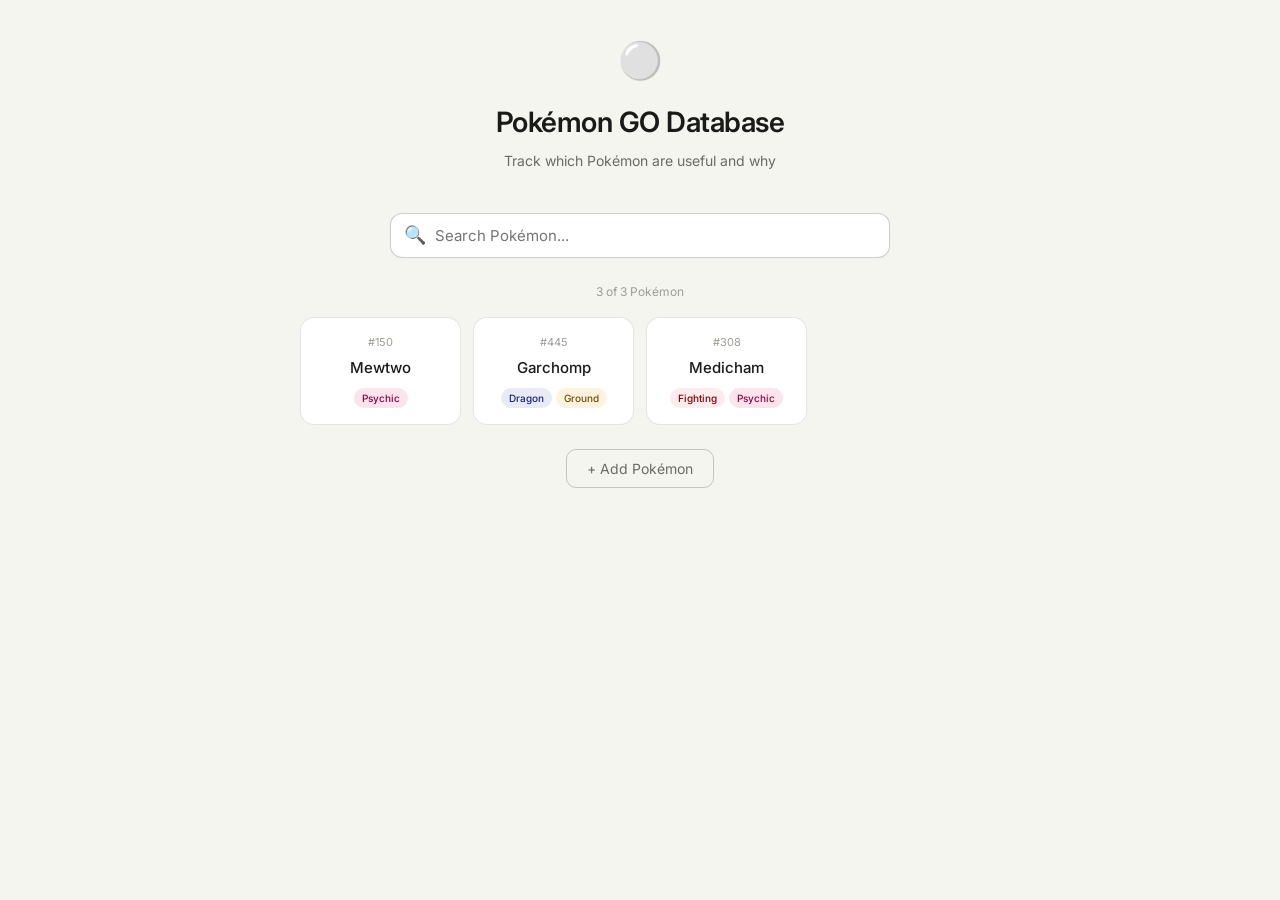
<file: pokemon-go-database.html>
<!DOCTYPE html>
<html lang="en">
<head>
  <meta charset="UTF-8" />
  <meta name="viewport" content="width=device-width, initial-scale=1.0" />
  <title>Pokémon GO Database</title>

  <!-- ============================================================
    FONTS
    Change the font by swapping out the Google Fonts link and
    updating the font-family in the body rule below.
    Browse fonts at: https://fonts.google.com
  ============================================================ -->
  <link href="https://fonts.googleapis.com/css2?family=Inter:wght@400;500;600&display=swap" rel="stylesheet" />

  <style>

    /* ============================================================
      GLOBAL COLORS — change these to retheme the whole site
      Just swap the hex values to any color you like.
      Use https://coolors.co to find nice palettes.
    ============================================================ */
    :root {
      --bg-page:        #f5f5f0;      /* ← page background */
      --bg-card:        #ffffff;      /* ← card/panel background */
      --bg-hover:       #f0f0ea;      /* ← card hover background */
      --bg-input:       #ffffff;      /* ← search bar background */
      --bg-secondary:   #f0f0ea;      /* ← muted backgrounds (notes box, etc.) */

      --text-primary:   #1a1a18;      /* ← main text color */
      --text-secondary: #6b6b63;      /* ← muted/label text */
      --text-tertiary:  #9e9e96;      /* ← very muted text (dex numbers, hints) */

      --border:         rgba(0,0,0,0.1);   /* ← card/input borders */
      --border-strong:  rgba(0,0,0,0.2);   /* ← focused input border */

      --star-filled:    #E9B934;      /* ← filled star color */
      --star-border:    #C99A20;      /* ← filled star border */

      --accent:         #3d6b4f;      /* ← accent color (add button hover, etc.) */
    }

    /* ============================================================
      BASE / RESET
    ============================================================ */
    *, *::before, *::after { box-sizing: border-box; margin: 0; padding: 0; }

    body {
      font-family: 'Inter', sans-serif;  /* ← change font here */
      font-size: 16px;
      line-height: 1.6;
      background: var(--bg-page);
      color: var(--text-primary);
      min-height: 100vh;
    }

    /* ============================================================
      LAYOUT WRAPPER
      Controls max width and centering of all content.
      Change max-width to make the site wider or narrower.
    ============================================================ */
    .container {
      max-width: 720px;       /* ← site max width */
      margin: 0 auto;
      padding: 2rem 1.25rem;
    }

    /* ============================================================
      HEADER
    ============================================================ */
    .header {
      text-align: center;
      margin-bottom: 2.5rem;
    }

    .header-icon {
      font-size: 36px;        /* ← icon/emoji size */
      display: block;
      margin-bottom: 10px;
    }

    .header h1 {
      font-size: 28px;        /* ← site title size */
      font-weight: 600;
      color: var(--text-primary);
      letter-spacing: -0.5px;
    }

    .header p {
      font-size: 14px;
      color: var(--text-secondary);
      margin-top: 6px;
    }

    /* ============================================================
      SEARCH BAR
    ============================================================ */
    .search-wrap {
      position: relative;
      max-width: 500px;
      margin: 0 auto 1.5rem;
    }

    .search-wrap input {
      width: 100%;
      padding: 12px 16px 12px 44px;
      font-size: 15px;
      font-family: inherit;
      border: 1.5px solid var(--border-strong);
      border-radius: 12px;    /* ← search bar corner roundness */
      background: var(--bg-input);
      color: var(--text-primary);
      outline: none;
      transition: border-color 0.15s;
    }

    .search-wrap input:focus {
      border-color: var(--accent);
    }

    .search-icon {
      position: absolute;
      left: 14px;
      top: 50%;
      transform: translateY(-50%);
      color: var(--text-tertiary);
      font-size: 18px;
      pointer-events: none;
    }

    /* ============================================================
      RESULTS COUNT LABEL
    ============================================================ */
    .results-label {
      font-size: 12px;
      color: var(--text-tertiary);
      text-align: center;
      margin-bottom: 1rem;
    }

    /* ============================================================
      POKÉMON CARD GRID
      Change minmax(140px, 1fr) to make cards wider or narrower.
      e.g. minmax(180px, 1fr) = fewer, wider cards
           minmax(110px, 1fr) = more, narrower cards
    ============================================================ */
    .pokemon-grid {
      display: grid;
      grid-template-columns: repeat(auto-fill, minmax(140px, 1fr));
      gap: 12px;
      margin-bottom: 1.5rem;
    }

    /* ============================================================
      INDIVIDUAL POKÉMON CARD
    ============================================================ */
    .pokemon-card {
      background: var(--bg-card);
      border: 1px solid var(--border);
      border-radius: 14px;    /* ← card corner roundness */
      padding: 1rem;
      cursor: pointer;
      text-align: center;
      transition: border-color 0.15s, background 0.15s, transform 0.1s;
    }

    .pokemon-card:hover {
      background: var(--bg-hover);
      border-color: var(--border-strong);
      transform: translateY(-2px);  /* ← remove this line to disable the lift effect */
    }

    .pokemon-card .dex-num {
      font-size: 11px;
      color: var(--text-tertiary);
      margin-bottom: 4px;
    }

    .pokemon-card .poke-name {
      font-size: 15px;
      font-weight: 500;
      color: var(--text-primary);
    }

    .pokemon-card .type-badges {
      display: flex;
      gap: 4px;
      justify-content: center;
      margin-top: 8px;
      flex-wrap: wrap;
    }

    /* ============================================================
      TYPE BADGES
      Each type has its own color. Change the background/color
      values below to restyle any type badge.
    ============================================================ */
    .type-badge {
      font-size: 10px;
      padding: 2px 8px;
      border-radius: 99px;
      font-weight: 500;
      text-transform: capitalize;
    }

    .type-normal   { background: #F5F5F5; color: #424242; }
    .type-fire     { background: #FDEBD0; color: #8B3A00; }
    .type-water    { background: #DBEEF8; color: #1A5F7A; }
    .type-grass    { background: #D5EDD5; color: #2A5E2A; }
    .type-electric { background: #FEF9C3; color: #7A5B00; }
    .type-ice      { background: #E0F7FA; color: #00546B; }
    .type-fighting { background: #FFEBEE; color: #7A0000; }
    .type-poison   { background: #F3E5F5; color: #4A148C; }
    .type-ground   { background: #FFF3E0; color: #6D4C00; }
    .type-flying   { background: #E8EAF6; color: #1A237E; }
    .type-psychic  { background: #FCE4EC; color: #8B0040; }
    .type-bug      { background: #F9FBE7; color: #4C5900; }
    .type-rock     { background: #EFEBE9; color: #4E342E; }
    .type-ghost    { background: #EDE7F6; color: #311B92; }
    .type-dragon   { background: #E8EAF6; color: #1A237E; }
    .type-dark     { background: #ECEFF1; color: #263238; }
    .type-steel    { background: #ECEFF1; color: #37474F; }
    .type-fairy    { background: #FCE4EC; color: #880E4F; }

    /* ============================================================
      ADD POKÉMON BUTTON
    ============================================================ */
    .add-btn {
      display: inline-flex;
      align-items: center;
      gap: 8px;
      padding: 10px 20px;
      border: 1px solid var(--border-strong);
      border-radius: 10px;
      background: transparent;
      color: var(--text-secondary);
      font-size: 14px;
      font-family: inherit;
      cursor: pointer;
      transition: background 0.15s, color 0.15s;
    }

    .add-btn:hover {
      background: var(--bg-hover);
      color: var(--text-primary);
    }

    .no-results {
      text-align: center;
      color: var(--text-secondary);
      padding: 2rem 0;
      font-size: 14px;
      grid-column: 1 / -1;
    }

    /* ============================================================
      DETAIL PAGE — BACK BUTTON
    ============================================================ */
    .back-btn {
      display: inline-flex;
      align-items: center;
      gap: 6px;
      font-size: 14px;
      color: var(--text-secondary);
      cursor: pointer;
      padding: 4px 0;
      margin-bottom: 1.5rem;
      background: none;
      border: none;
      font-family: inherit;
      transition: color 0.15s;
    }

    .back-btn:hover { color: var(--text-primary); }

    /* ============================================================
      DETAIL PAGE — POKÉMON HEADER
    ============================================================ */
    .detail-name {
      font-size: 28px;        /* ← Pokémon name size on detail page */
      font-weight: 600;
      color: var(--text-primary);
    }

    .detail-dex {
      font-size: 13px;
      color: var(--text-tertiary);
      margin-top: 2px;
    }

    .detail-types {
      display: flex;
      gap: 6px;
      margin-top: 10px;
    }

    /* ============================================================
      SECTION LABELS (small uppercase labels above sections)
    ============================================================ */
    .section-label {
      font-size: 11px;
      color: var(--text-tertiary);
      text-transform: uppercase;
      letter-spacing: 0.07em;
      margin-bottom: 12px;
      margin-top: 1.75rem;
    }

    /* ============================================================
      RATINGS — FORMAT ROWS
    ============================================================ */
    .rating-row {
      display: flex;
      align-items: center;
      gap: 12px;
      margin-bottom: 10px;
    }

    .rating-format {
      font-size: 14px;
      color: var(--text-secondary);
      width: 150px;
      flex-shrink: 0;
    }

    .rating-stars { display: flex; gap: 4px; }

    /* ============================================================
      STARS
      Change --star-filled in :root above to change star color.
    ============================================================ */
    .star {
      width: 22px;
      height: 22px;
      border-radius: 4px;
      background: var(--bg-secondary);
      border: 1px solid var(--border);
      display: flex;
      align-items: center;
      justify-content: center;
      font-size: 13px;
      cursor: pointer;
      transition: background 0.1s, transform 0.1s;
      user-select: none;
    }

    .star:hover { transform: scale(1.15); }

    .star.filled {
      background: var(--star-filled);
      border-color: var(--star-border);
    }

    .rating-label {
      font-size: 12px;
      color: var(--text-tertiary);
      min-width: 70px;
    }

    /* ============================================================
      NOTES BOX (display)
    ============================================================ */
    .notes-box {
      background: var(--bg-secondary);
      border: 1px solid var(--border);
      border-radius: 10px;
      padding: 14px;
      font-size: 14px;
      color: var(--text-primary);
      line-height: 1.7;
      min-height: 80px;
      white-space: pre-wrap;
    }

    .notes-empty {
      color: var(--text-tertiary);
      font-style: italic;
    }

    /* ============================================================
      EDIT NOTES SECTION
    ============================================================ */
    .edit-section {
      margin-top: 1.5rem;
      padding-top: 1.5rem;
      border-top: 1px solid var(--border);
    }

    .edit-section textarea {
      width: 100%;
      min-height: 90px;
      font-size: 14px;
      font-family: inherit;
      padding: 10px 12px;
      border: 1px solid var(--border-strong);
      border-radius: 10px;
      background: var(--bg-input);
      color: var(--text-primary);
      resize: vertical;
      margin-bottom: 10px;
      outline: none;
      transition: border-color 0.15s;
    }

    .edit-section textarea:focus {
      border-color: var(--accent);
    }

    .save-btn {
      padding: 9px 20px;
      font-size: 14px;
      font-family: inherit;
      border: 1px solid var(--border-strong);
      border-radius: 10px;
      background: var(--bg-card);
      color: var(--text-primary);
      cursor: pointer;
      transition: background 0.15s;
    }

    .save-btn:hover { background: var(--bg-hover); }

    /* ============================================================
      DELETE BUTTON (on detail page)
    ============================================================ */
    .delete-btn {
      padding: 9px 20px;
      font-size: 14px;
      font-family: inherit;
      border: 1px solid #f5c2c2;
      border-radius: 10px;
      background: transparent;
      color: #c0392b;
      cursor: pointer;
      margin-left: 8px;
      transition: background 0.15s;
    }

    .delete-btn:hover { background: #fff0f0; }

    /* ============================================================
      ADD POKÉMON MODAL
    ============================================================ */
    .modal-overlay {
      display: none;
      position: fixed;
      inset: 0;
      background: rgba(0,0,0,0.4);
      align-items: center;
      justify-content: center;
      z-index: 100;
      padding: 1rem;
    }

    .modal-overlay.open { display: flex; }

    .modal {
      background: var(--bg-card);
      border: 1px solid var(--border);
      border-radius: 16px;    /* ← modal corner roundness */
      padding: 1.75rem;
      width: 100%;
      max-width: 420px;
    }

    .modal h3 {
      font-size: 17px;
      font-weight: 600;
      margin-bottom: 1.25rem;
      color: var(--text-primary);
    }

    .modal label {
      font-size: 12px;
      color: var(--text-secondary);
      display: block;
      margin-bottom: 4px;
      margin-top: 12px;
      text-transform: uppercase;
      letter-spacing: 0.05em;
    }

    .modal input,
    .modal select {
      width: 100%;
      padding: 9px 12px;
      font-size: 14px;
      font-family: inherit;
      border: 1px solid var(--border-strong);
      border-radius: 8px;
      background: var(--bg-input);
      color: var(--text-primary);
      outline: none;
    }

    .modal input:focus,
    .modal select:focus {
      border-color: var(--accent);
    }

    .modal-btns {
      display: flex;
      gap: 8px;
      margin-top: 1.5rem;
      justify-content: flex-end;
    }

    .modal-btns button {
      padding: 9px 18px;
      font-size: 14px;
      font-family: inherit;
      border: 1px solid var(--border-strong);
      border-radius: 8px;
      background: transparent;
      color: var(--text-primary);
      cursor: pointer;
      transition: background 0.15s;
    }

    .modal-btns button:hover { background: var(--bg-hover); }

    .modal-btns button.primary {
      background: var(--accent);   /* ← "Add" button color — change --accent in :root */
      color: #fff;
      border-color: transparent;
    }

    .modal-btns button.primary:hover { opacity: 0.88; }

    /* ============================================================
      VIEWS (home vs detail)
      Don't touch these — they control page navigation.
    ============================================================ */
    .home-view, .detail-view { display: none; }
    .home-view.active, .detail-view.active { display: block; }

  </style>
</head>
<body>

<div class="container" id="root">

  <!-- ============================================================
    HOME VIEW — main search page
  ============================================================ -->
  <div class="home-view active" id="home-view">

    <div class="header">
      <span class="header-icon">⚪</span>  <!-- ← swap this emoji for any icon -->
      <h1>Pokémon GO Database</h1>          <!-- ← change the site title here -->
      <p>Track which Pokémon are useful and why</p>  <!-- ← subtitle -->
    </div>

    <div class="search-wrap">
      <span class="search-icon">🔍</span>
      <input type="text" id="search-input" placeholder="Search Pokémon..." autocomplete="off" />
    </div>

    <div class="results-label" id="results-label"></div>

    <div class="pokemon-grid" id="pokemon-grid"></div>

    <div style="text-align: center; margin-top: 1rem;">
      <button class="add-btn" id="open-add-btn">+ Add Pokémon</button>
    </div>

  </div>

  <!-- ============================================================
    DETAIL VIEW — individual Pokémon page
  ============================================================ -->
  <div class="detail-view" id="detail-view">

    <button class="back-btn" id="back-btn">← All Pokémon</button>

    <div class="detail-name" id="d-name"></div>
    <div class="detail-dex" id="d-dex"></div>
    <div class="detail-types" id="d-types"></div>

    <div class="section-label">Ratings by format</div>
    <div id="ratings-container"></div>

    <div class="section-label">Notes</div>
    <div class="notes-box" id="d-notes"></div>

    <div class="edit-section">
      <div class="section-label" style="margin-top: 0;">Edit notes</div>
      <textarea id="notes-editor" placeholder="Add notes about movesets, specific counters, tips..."></textarea>
      <button class="save-btn" id="save-notes-btn">Save notes</button>
      <button class="delete-btn" id="delete-btn">Delete Pokémon</button>
    </div>

  </div>

  <!-- ============================================================
    ADD POKÉMON MODAL
  ============================================================ -->
  <div class="modal-overlay" id="modal-overlay">
    <div class="modal">
      <h3>Add Pokémon</h3>

      <label>Name</label>
      <input type="text" id="m-name" placeholder="e.g. Mewtwo" />

      <label>Pokédex #</label>
      <input type="number" id="m-dex" placeholder="e.g. 150" />

      <label>Primary type</label>
      <select id="m-type1">
        <option value="normal">Normal</option>
        <option value="fire">Fire</option>
        <option value="water">Water</option>
        <option value="grass">Grass</option>
        <option value="electric">Electric</option>
        <option value="ice">Ice</option>
        <option value="fighting">Fighting</option>
        <option value="poison">Poison</option>
        <option value="ground">Ground</option>
        <option value="flying">Flying</option>
        <option value="psychic">Psychic</option>
        <option value="bug">Bug</option>
        <option value="rock">Rock</option>
        <option value="ghost">Ghost</option>
        <option value="dragon">Dragon</option>
        <option value="dark">Dark</option>
        <option value="steel">Steel</option>
        <option value="fairy">Fairy</option>
      </select>

      <label>Secondary type (optional)</label>
      <select id="m-type2">
        <option value="">None</option>
        <option value="normal">Normal</option>
        <option value="fire">Fire</option>
        <option value="water">Water</option>
        <option value="grass">Grass</option>
        <option value="electric">Electric</option>
        <option value="ice">Ice</option>
        <option value="fighting">Fighting</option>
        <option value="poison">Poison</option>
        <option value="ground">Ground</option>
        <option value="flying">Flying</option>
        <option value="psychic">Psychic</option>
        <option value="bug">Bug</option>
        <option value="rock">Rock</option>
        <option value="ghost">Ghost</option>
        <option value="dragon">Dragon</option>
        <option value="dark">Dark</option>
        <option value="steel">Steel</option>
        <option value="fairy">Fairy</option>
      </select>

      <div class="modal-btns">
        <button id="cancel-add-btn">Cancel</button>
        <button class="primary" id="confirm-add-btn">Add</button>
      </div>
    </div>
  </div>

</div><!-- end .container -->

<!-- ============================================================
  JAVASCRIPT — data and interactions
  The data lives in localStorage so it persists across visits.
  You can add starter Pokémon to the DEFAULT_DB array below.
============================================================ -->
<script>

  /* ---- FORMATS — add or remove formats here ---- */
  const FORMATS = ['Raids', 'Great League', 'Ultra League', 'Master League', 'Gym Battles'];

  /* ---- RATING LABELS — one per star level (index = star count) ---- */
  const RATING_LABELS = ['', 'Poor', 'Below avg', 'Average', 'Good', 'Excellent'];

  /* ---- STARTER DATA — edit or add to this to pre-populate the database ---- */
  const DEFAULT_DB = [
    {
      id: 1,
      name: 'Mewtwo',
      dex: 150,
      types: ['psychic'],
      ratings: { 'Raids': 5, 'Great League': 1, 'Ultra League': 2, 'Master League': 5, 'Gym Battles': 4 },
      notes: 'Best psychic attacker in the game. Shadow Mewtwo is even stronger for raids. Psystrike is the preferred charge move.'
    },
    {
      id: 2,
      name: 'Garchomp',
      dex: 445,
      types: ['dragon', 'ground'],
      ratings: { 'Raids': 4, 'Great League': 1, 'Ultra League': 2, 'Master League': 5, 'Gym Battles': 4 },
      notes: 'Top tier Master League pick and great ground/dragon attacker for raids. Mud Shot + Earth Power is the go-to moveset.'
    },
    {
      id: 3,
      name: 'Medicham',
      dex: 308,
      types: ['fighting', 'psychic'],
      ratings: { 'Raids': 2, 'Great League': 5, 'Ultra League': 1, 'Master League': 1, 'Gym Battles': 2 },
      notes: 'Absolute Great League monster. Counter + Ice Punch/Dynamic Punch. One of the most consistent picks in GL.'
    },
  ];

  /* ---- Load data from localStorage (or use defaults on first visit) ---- */
  let db, nextId;

  function loadData() {
    try {
      const saved = localStorage.getItem('pokemon-go-db');
      if (saved) {
        const parsed = JSON.parse(saved);
        db = parsed.db;
        nextId = parsed.nextId;
      } else {
        db = DEFAULT_DB;
        nextId = DEFAULT_DB.length + 1;
      }
    } catch(e) {
      db = DEFAULT_DB;
      nextId = DEFAULT_DB.length + 1;
    }
  }

  function saveData() {
    localStorage.setItem('pokemon-go-db', JSON.stringify({ db, nextId }));
  }

  /* ---- Type badge HTML ---- */
  function typeBadge(type) {
    return `<span class="type-badge type-${type}">${type}</span>`;
  }

  /* ---- Render the home grid ---- */
  function renderHome(filter = '') {
    const grid = document.getElementById('pokemon-grid');
    const label = document.getElementById('results-label');
    const filtered = filter
      ? db.filter(p => p.name.toLowerCase().includes(filter.toLowerCase()))
      : db;

    label.textContent = db.length > 0 ? `${filtered.length} of ${db.length} Pokémon` : '';

    if (filtered.length === 0) {
      grid.innerHTML = `<div class="no-results">No Pokémon found${filter ? ` for "${filter}"` : ''}.</div>`;
      return;
    }

    grid.innerHTML = filtered.map(p => `
      <div class="pokemon-card" data-id="${p.id}">
        <div class="dex-num">#${String(p.dex).padStart(3,'0')}</div>
        <div class="poke-name">${p.name}</div>
        <div class="type-badges">${p.types.map(typeBadge).join('')}</div>
      </div>
    `).join('');

    grid.querySelectorAll('.pokemon-card').forEach(card => {
      card.addEventListener('click', () => openDetail(parseInt(card.dataset.id)));
    });
  }

  /* ---- Open a Pokémon's detail page ---- */
  let currentId = null;

  function openDetail(id) {
    currentId = id;
    const p = db.find(x => x.id === id);
    document.getElementById('home-view').classList.remove('active');
    document.getElementById('detail-view').classList.add('active');
    document.getElementById('d-name').textContent = p.name;
    document.getElementById('d-dex').textContent = `#${String(p.dex).padStart(3,'0')}`;
    document.getElementById('d-types').innerHTML = p.types.map(typeBadge).join('');
    renderRatings(p);
    renderNotes(p);
    document.getElementById('notes-editor').value = p.notes || '';
    window.scrollTo(0, 0);
  }

  /* ---- Render the star ratings ---- */
  function renderRatings(p) {
    const container = document.getElementById('ratings-container');
    container.innerHTML = FORMATS.map(fmt => {
      const val = p.ratings[fmt] || 0;
      const stars = [1,2,3,4,5].map(n => `
        <div class="star${n <= val ? ' filled' : ''}" data-fmt="${fmt}" data-val="${n}" title="${RATING_LABELS[n]}">
          ${n <= val ? '★' : '☆'}
        </div>
      `).join('');
      return `
        <div class="rating-row">
          <div class="rating-format">${fmt}</div>
          <div class="rating-stars">${stars}</div>
          <div class="rating-label">${val > 0 ? RATING_LABELS[val] : '—'}</div>
        </div>
      `;
    }).join('');

    container.querySelectorAll('.star').forEach(star => {
      star.addEventListener('click', () => {
        const p = db.find(x => x.id === currentId);
        const fmt = star.dataset.fmt;
        const val = parseInt(star.dataset.val);
        p.ratings[fmt] = (p.ratings[fmt] === val) ? 0 : val;
        saveData();
        renderRatings(p);
      });
    });
  }

  /* ---- Render notes ---- */
  function renderNotes(p) {
    const box = document.getElementById('d-notes');
    if (p.notes) {
      box.textContent = p.notes;
      box.classList.remove('notes-empty');
    } else {
      box.textContent = 'No notes yet. Add some below.';
      box.classList.add('notes-empty');
    }
  }

  /* ---- Back button ---- */
  document.getElementById('back-btn').addEventListener('click', () => {
    document.getElementById('detail-view').classList.remove('active');
    document.getElementById('home-view').classList.add('active');
    renderHome(document.getElementById('search-input').value);
  });

  /* ---- Search ---- */
  document.getElementById('search-input').addEventListener('input', e => {
    renderHome(e.target.value);
  });

  /* ---- Save notes ---- */
  document.getElementById('save-notes-btn').addEventListener('click', () => {
    const p = db.find(x => x.id === currentId);
    p.notes = document.getElementById('notes-editor').value;
    saveData();
    renderNotes(p);
  });

  /* ---- Delete Pokémon ---- */
  document.getElementById('delete-btn').addEventListener('click', () => {
    if (!confirm(`Delete ${db.find(x => x.id === currentId)?.name}? This can't be undone.`)) return;
    db = db.filter(x => x.id !== currentId);
    saveData();
    document.getElementById('detail-view').classList.remove('active');
    document.getElementById('home-view').classList.add('active');
    renderHome(document.getElementById('search-input').value);
  });

  /* ---- Add Pokémon modal ---- */
  document.getElementById('open-add-btn').addEventListener('click', () => {
    document.getElementById('m-name').value = '';
    document.getElementById('m-dex').value = '';
    document.getElementById('modal-overlay').classList.add('open');
  });

  document.getElementById('cancel-add-btn').addEventListener('click', () => {
    document.getElementById('modal-overlay').classList.remove('open');
  });

  document.getElementById('modal-overlay').addEventListener('click', e => {
    if (e.target === document.getElementById('modal-overlay')) {
      document.getElementById('modal-overlay').classList.remove('open');
    }
  });

  document.getElementById('confirm-add-btn').addEventListener('click', () => {
    const name = document.getElementById('m-name').value.trim();
    const dex  = parseInt(document.getElementById('m-dex').value) || 0;
    const t1   = document.getElementById('m-type1').value;
    const t2   = document.getElementById('m-type2').value;
    if (!name) { alert('Please enter a name.'); return; }
    const types = t2 ? [t1, t2] : [t1];
    const ratings = {};
    FORMATS.forEach(f => ratings[f] = 0);
    db.push({ id: nextId++, name, dex, types, ratings, notes: '' });
    saveData();
    document.getElementById('modal-overlay').classList.remove('open');
    renderHome(document.getElementById('search-input').value);
  });

  /* ---- Init ---- */
  loadData();
  renderHome();

</script>
</body>
</html>
</file>
